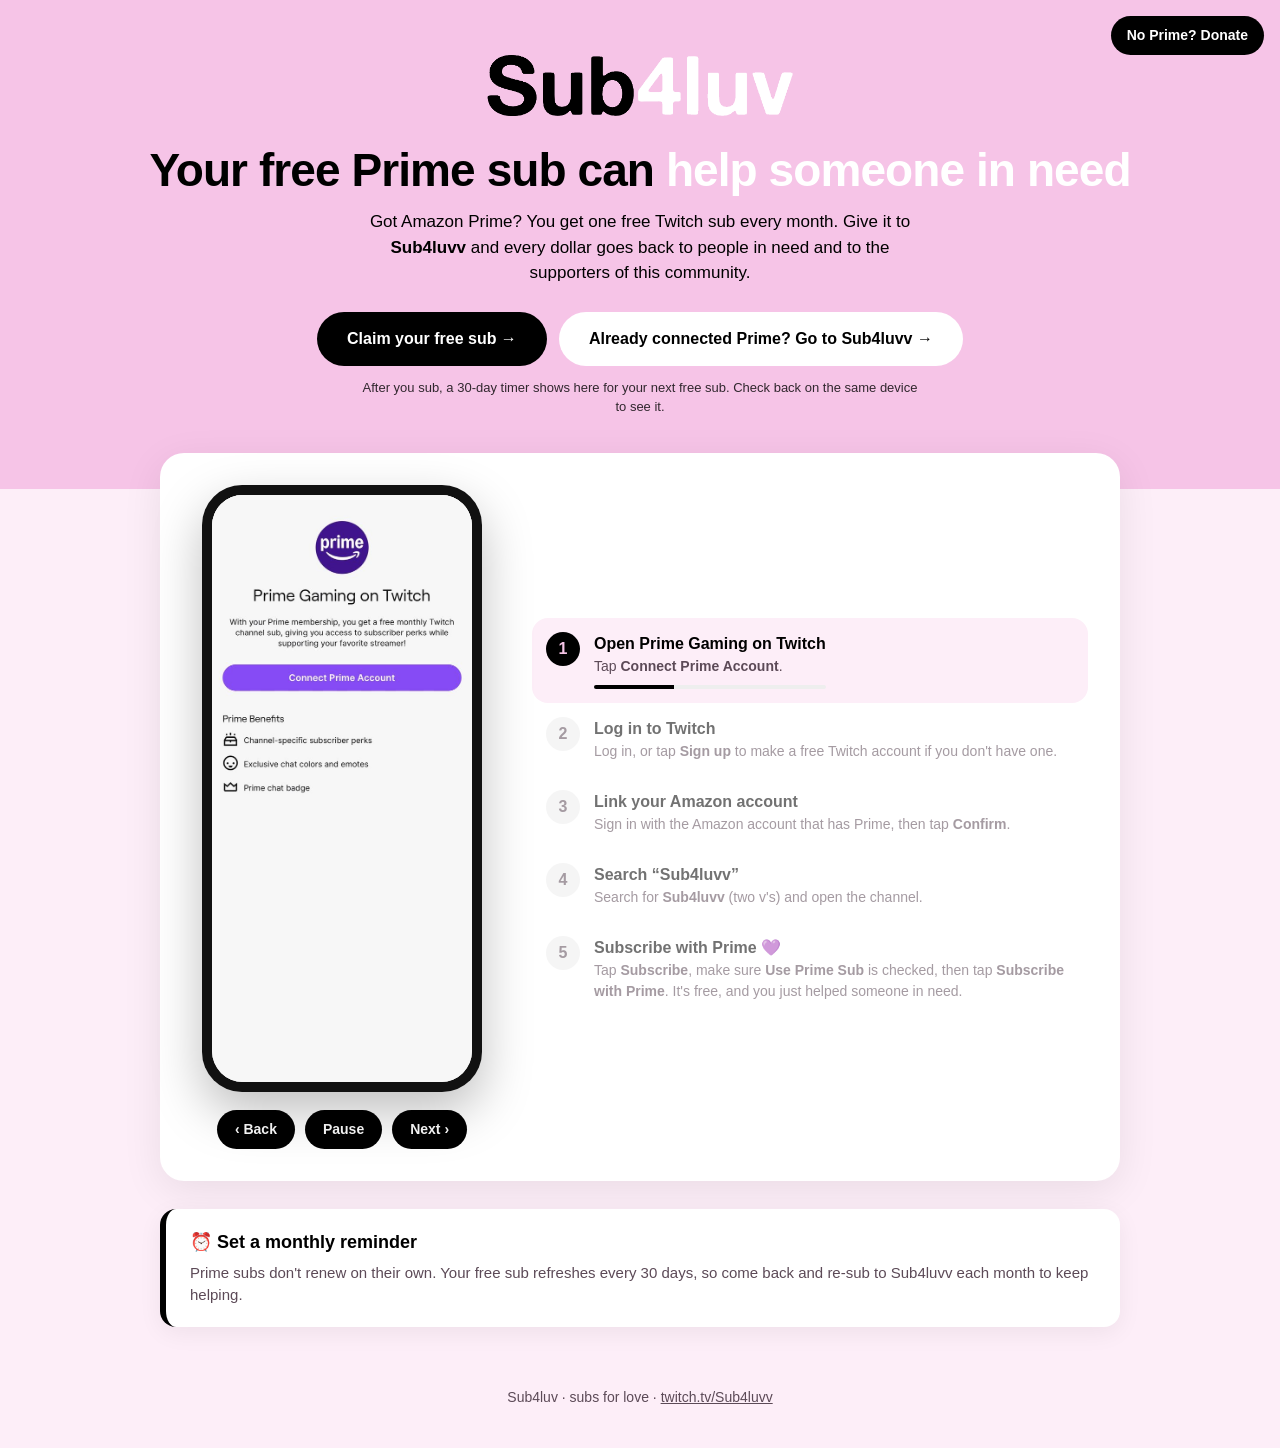
<file: index.html>
<!DOCTYPE html>
<html lang="en">
<head>
<meta charset="utf-8">
<meta name="viewport" content="width=device-width, initial-scale=1">
<title>Sub4Luv – Subscribe Free with Prime</title>
<link rel="preconnect" href="https://fonts.googleapis.com">
<link href="https://fonts.googleapis.com/css2?family=Inter:wght@400;600;800&display=swap" rel="stylesheet">
<style>
  :root{
    --pink:#f6c4e7; --pinkdeep:#e99acf; --pinklight:#fdeef8;
    --ink:#000; --muted:#5c4a57; --bg:#fdeef8;
  }
  *{box-sizing:border-box;margin:0;padding:0}
  html{-webkit-text-size-adjust:100%;text-size-adjust:100%}
  body{font-family:'Helvetica Neue',Helvetica,Inter,Arial,sans-serif;background:var(--bg);color:var(--ink);line-height:1.5}
  a{color:inherit}

  header{background:var(--pink);color:var(--ink);text-align:center;padding:48px 20px 72px}
  .logo{display:block;width:min(320px,70vw);margin:0 auto 22px}
  h1{font-size:clamp(28px,6vw,46px);font-weight:800;line-height:1.1;letter-spacing:-.02em}
  h1 em{font-style:normal;color:#fff}
  header p{max-width:560px;margin:14px auto 0;font-size:17px}
  .cta{display:inline-block;margin-top:26px;background:#000;color:#fff;font-weight:700;padding:15px 30px;border-radius:999px;text-decoration:none;transition:transform .15s}
  .cta:hover{transform:translateY(-2px)}
  header{position:relative}
  main{position:relative;z-index:1}
  .donate{position:absolute;top:16px;right:16px;background:#000;color:#fff;font-weight:700;font-size:14px;padding:9px 16px;border-radius:999px;text-decoration:none;transition:transform .15s}
  .donate:hover{transform:translateY(-2px)}
  @media(max-width:600px){.donate{font-size:13px;padding:8px 14px;top:14px;right:14px}}
  .ctas{display:flex;flex-wrap:wrap;gap:12px;justify-content:center;margin-top:26px}
  .ctas .cta{margin-top:0}
  .cta.alt{background:#fff;color:#000}

  main{max-width:1000px;margin:-36px auto 0;padding:0 20px 60px}
  .card{background:#fff;border-radius:24px;box-shadow:0 10px 40px rgba(0,0,0,.08);padding:32px;display:grid;grid-template-columns:300px 1fr;gap:40px;align-items:center}
  @media(max-width:760px){.card{grid-template-columns:1fr;padding:24px}}


  .devnote{font-size:13px!important;margin-top:12px!important;opacity:.8}
  header:has(.timer.show) .devnote{display:none}

  /* phone-size screens */
  .nowcap{display:none}
  @media(max-width:760px){
    header{padding:58px 18px 44px}
    .logo{width:180px;margin-bottom:12px}
    h1{font-size:25px}
    header p{font-size:15px;margin-top:10px}
    .ctas{margin-top:18px;gap:10px}
    .ctas{flex-direction:column;align-items:center}
    .ctas .cta{width:100%;max-width:340px;text-align:center;padding:14px 10px;font-size:clamp(12.5px,3.8vw,15px);white-space:nowrap}
    main{padding:0 14px 40px;margin-top:-28px}
    .card{padding:20px 16px;gap:20px}
    .phone{width:min(185px,47vw)!important;aspect-ratio:auto!important;border-radius:30px;padding:7px;margin:0}
    .screen{border-radius:24px!important;height:auto!important;aspect-ratio:9/19}
    .stage{display:grid;grid-template-columns:auto 1fr;gap:14px;align-items:center}
    .nowcap{display:block;order:2;text-align:left;margin:0}
    .stage .controls{order:3;grid-column:1 / -1;margin-top:4px}
    .steps{display:none}
    .nowcap span{display:inline-block;background:#000;color:var(--pink);font-size:12px;font-weight:700;border-radius:999px;padding:3px 10px;letter-spacing:.04em}
    .nowcap h3{font-size:16px;line-height:1.25;margin-top:8px}
    .nowcap p{font-size:13.5px;line-height:1.4;color:var(--muted);margin-top:4px}
    .card{display:block}
    .steps li{padding:10px}
    .note{padding:16px 18px}
  }
  /* claim timer */
  .timer{max-width:420px;margin:22px auto 0;background:rgba(255,255,255,.55);border-radius:18px;padding:14px 18px;display:none}
  .timer.show{display:block}
  .timer .lbl{font-size:13px;font-weight:600;text-transform:uppercase;letter-spacing:.06em}
  .timer .clock{font-size:clamp(24px,6vw,32px);font-weight:800;font-variant-numeric:tabular-nums;margin-top:2px}
  .timer .clock small{font-size:.5em;font-weight:600;margin:0 6px 0 1px}
  .timer .sub{font-size:14px;margin-top:4px}
  .timer .track{height:8px;background:#fff;border-radius:8px;margin-top:10px;overflow:hidden}
  .timer .track i{display:block;height:100%;background:#000;width:0}
  .timer.ready{background:#000;color:#fff}
  .timer.ready .track,.timer.ready button{display:none}
  .timer.ready .clock{font-size:22px}
  .timer button{font:inherit;font-size:12px;background:none;border:0;text-decoration:underline;cursor:pointer;color:inherit;opacity:.7;margin-top:8px}
  /* phone */
  .phone{position:relative;width:280px;margin:0 auto;aspect-ratio:1179/2556;border-radius:40px;background:#111;padding:10px;box-shadow:0 20px 50px rgba(0,0,0,.25)}
  .screen{position:relative;width:100%;height:100%;border-radius:31px;overflow:hidden;background:#f7f7f7}
  .shot{position:absolute;inset:0;opacity:0;transition:opacity .5s ease}
  .shot.on{opacity:1}
  .shot img{width:100%;display:block}
  .shot{background:#f7f7f7}
  .shot.dark{background:#232323}
  .tap{position:absolute;width:16cqw;height:16cqw;margin:-8cqw 0 0 -8cqw;border-radius:50%;background:rgba(246,196,231,.75);border:3px solid #000;box-shadow:0 0 0 3px #fff;pointer-events:none;opacity:0;transform:scale(1.6)}
  .tap.go{animation:tap 1.2s ease forwards}
  @keyframes tap{0%{opacity:0;transform:scale(1.6)}30%{opacity:1;transform:scale(1)}45%{transform:scale(.75)}60%{transform:scale(1)}100%{opacity:0;transform:scale(1.9)}}

  /* typing in search (step 4) */
  .screen{container-type:inline-size}
  .typebox{position:absolute;left:24cqw;width:61cqw;top:20.2cqw;height:8.1cqw;padding-left:.7cqw;line-height:1;background:#fff;display:flex;align-items:center;font-family:Inter,'Helvetica Neue',Arial,sans-serif;font-size:3.95cqw;color:#111;white-space:pre;-webkit-font-smoothing:antialiased}
  .caret{display:inline-block;width:2px;height:1.15em;background:#3b82f6;margin-left:1px;animation:blink 1s steps(1) infinite}
  @keyframes blink{50%{opacity:0}}
  .hideres{position:absolute;left:0;right:0;top:35.6cqw;height:36cqw;background:#f7f7f8;transition:opacity .35s}
  .hideres.off{opacity:0}
  /* Use Prime Sub checkbox (last step) */
  .cbx{position:absolute;left:3.8cqw;width:5cqw;top:139.6cqw;aspect-ratio:1;border-radius:3px;background:#fff;box-shadow:0 0 0 2px #fff;display:flex;align-items:center;justify-content:center}
  .cbx::before{content:'';position:absolute;inset:6%;border:2px solid #9b97a0;border-radius:3px;transition:opacity .2s}
  .cbx svg{width:85%;opacity:0;transform:scale(.4);transition:all .25s cubic-bezier(.2,1.6,.4,1)}
  .cbx.on{background:#612bd9}
  .cbx.on::before{opacity:0}
  .cbx.on svg{opacity:1;transform:none}
  /* thank-you toast (last step) */
  .shot.white{background:#fff}
  .toast{position:absolute;left:8%;right:8%;bottom:6%;background:var(--pink);border-radius:7cqw;padding:5.4cqw;text-align:center;box-shadow:0 10px 30px rgba(0,0,0,.25);transform:translateY(260%);transition:transform .5s cubic-bezier(.2,1.4,.4,1)}
  .toast.up{transform:none}
  .toast img{width:60%;display:block;margin:0 auto 1.5cqw}
  .toast p{font-size:4.6cqw;font-weight:700}


  /* steps */
  .steps{list-style:none;counter-reset:s}
  .steps li{counter-increment:s;display:flex;gap:14px;padding:14px;border-radius:16px;cursor:pointer;transition:background .3s,opacity .3s;opacity:.55}
  .steps li::before{content:counter(s);flex:0 0 34px;height:34px;border-radius:50%;background:#eee;color:var(--muted);font-weight:700;display:flex;align-items:center;justify-content:center;transition:all .3s}
  .steps li.on{background:var(--pinklight);opacity:1}
  .steps li.on::before{background:#000;color:var(--pink)}
  .steps li.seen{opacity:.85}
  .steps h3{font-size:16px}
  .steps p{font-size:14px;color:var(--muted)}
  .bar{height:4px;background:#eee;border-radius:4px;margin-top:8px;overflow:hidden;display:none}
  .steps li.on .bar{display:block}
  .bar i{display:block;height:100%;width:0;background:#000}

  .controls{display:flex;gap:10px;justify-content:center;margin-top:18px}
  .controls button{font:inherit;font-size:14px;font-weight:600;border:0;border-radius:999px;padding:9px 18px;cursor:pointer;background:#000;color:#fff}
  .controls button:hover{background:#333}

  .note{margin-top:28px;background:#fff;border-left:6px solid #000;border-radius:16px;padding:20px 24px;box-shadow:0 6px 24px rgba(0,0,0,.06)}
  .note h2{font-size:18px;margin-bottom:6px}
  .note p{color:var(--muted);font-size:15px}
  footer{text-align:center;color:var(--muted);font-size:14px;padding:0 20px 40px}
  @media (prefers-reduced-motion:reduce){.tap.go{animation:none;opacity:1;transform:none}.toast{transition:none}}
</style>
</head>
<body>

<header>
  <a class="donate" href="https://ko-fi.com/sub4luv" target="_blank" rel="noopener">No Prime? Donate</a>
  <img class="logo" src="img/logo.png" alt="Sub4luv">
  <h1>Your free Prime sub can <em>help someone in need</em></h1>
  <p>Got Amazon Prime? You get one free Twitch sub every month. Give it to <strong>Sub4luvv</strong> and every dollar goes back to people in need and to the supporters of this community.</p>
  <div class="ctas">
    <a class="cta" id="claim" href="https://m.twitch.tv/prime?desktop-redirect=true" target="_blank" rel="noopener">Claim your free sub →</a>
    <a class="cta alt" id="direct" href="https://www.twitch.tv/subs/sub4luvv" target="_blank" rel="noopener">Already connected Prime? Go to Sub4luvv →</a>
  </div>
  <p class="devnote">After you sub, a 30-day timer shows here for your next free sub. Check back on the same device to see it.</p>
  <div class="timer" id="timer" aria-live="polite">
    <div class="lbl" id="tLbl"></div>
    <div class="clock" id="tClock"></div>
    <div class="sub" id="tSub"></div>
    <div class="track"><i id="tBar"></i></div>
    <button type="button" id="tReset">Reset timer</button>
  </div>
</header>

<main>
  <section class="card" aria-label="How to subscribe with Prime">
    <div class="stage">
      <div class="nowcap" id="nowcap" aria-live="polite"><span id="capNum"></span><h3 id="capTitle"></h3><p id="capText"></p></div>
      <div class="phone">
        <div class="screen" id="screen">
          <div class="shot"><img src="img/s1.jpg" alt="Prime Gaming on Twitch page with Connect Prime Account button"></div>
          <div class="shot dark"><img src="img/s2.jpg" alt="Log in to Twitch screen with Sign up link"></div>
          <div class="shot"><img src="img/s3.jpg" alt="Confirm screen linking Twitch to Amazon Prime"></div>
          <div class="shot"><img src="img/s4.jpg" alt="Twitch search for Sub4luvv">
            <div class="typebox"><span id="typed"></span><i class="caret"></i></div>
            <div class="hideres" id="hideres"></div>
          </div>
          <div class="shot"><img src="img/s5.jpg" alt="Sub4luvv channel page with Subscribe button"></div>
          <div class="shot white"><img src="img/s6.jpg" alt="Subscribe page with Use Prime Sub checked and Subscribe with Prime button">
            <div class="cbx" id="cbx"><svg viewBox="0 0 24 24"><path d="M5 12.5l4.5 4.5L19 7.5" fill="none" stroke="#fff" stroke-width="3.2" stroke-linecap="round" stroke-linejoin="round"/></svg></div>
            <div class="toast" id="toast"><img src="img/logo.png" alt="Sub4luv"><p>You're subbed! Thank you 💜</p></div>
          </div>
          <div class="tap" id="tap"></div>
        </div>
      </div>
      <div class="controls">
        <button id="prev" aria-label="Previous step">‹ Back</button>
        <button id="play">Pause</button>
        <button id="next" aria-label="Next step">Next ›</button>
      </div>
    </div>

    <ol class="steps" id="steps">
      <li data-short="Tap <strong>Connect Prime Account</strong>."><div><h3>Open Prime Gaming on Twitch</h3><p>Tap <strong>Connect Prime Account</strong>.</p><div class="bar"><i></i></div></div></li>
      <li data-short="Log in, or tap <strong>Sign up</strong> if you're new."><div><h3>Log in to Twitch</h3><p>Log in, or tap <strong>Sign up</strong> to make a free Twitch account if you don't have one.</p><div class="bar"><i></i></div></div></li>
      <li data-short="Tap <strong>Confirm</strong> to link Amazon."><div><h3>Link your Amazon account</h3><p>Sign in with the Amazon account that has Prime, then tap <strong>Confirm</strong>.</p><div class="bar"><i></i></div></div></li>
      <li data-short="Search <strong>Sub4luvv</strong> and open the channel."><div><h3>Search “Sub4luvv”</h3><p>Search for <strong>Sub4luvv</strong> (two v's) and open the channel.</p><div class="bar"><i></i></div></div></li>
      <li data-short="Tap <strong>Subscribe</strong>, check <strong>Use Prime Sub</strong>, then <strong>Subscribe with Prime</strong>."><div><h3>Subscribe with Prime 💜</h3><p>Tap <strong>Subscribe</strong>, make sure <strong>Use Prime Sub</strong> is checked, then tap <strong>Subscribe with Prime</strong>. It's free, and you just helped someone in need.</p><div class="bar"><i></i></div></div></li>
    </ol>
  </section>

  <div class="note">
    <h2>⏰ Set a monthly reminder</h2>
    <p>Prime subs don't renew on their own. Your free sub refreshes every 30 days, so come back and re-sub to Sub4luvv each month to keep helping.</p>
  </div>
</main>

<footer>Sub4luv · subs for love · <a href="https://www.twitch.tv/sub4luvv" target="_blank" rel="noopener">twitch.tv/Sub4luvv</a></footer>

<script>
(function(){
  // each step: list of [screen index, tap x%, tap y%, time ms]; last step uses two screens
  var steps=[
    {dur:4500,seq:[[0,590,829,1300]]},
    {dur:4500,seq:[[1,590,1705,1300]]},
    {dur:4500,seq:[[2,590,773,1300]]},
    {dur:5200,seq:[[3,260,500,2700]],type:'sub4luvv'},
    {dur:9500,seq:[[4,583,843,1300],[5,74,1675,4000],[5,847,1874,5600]],checkAt:4300,toastAt:6400}
  ];
  var shots=[].slice.call(document.querySelectorAll('.shot'));
  var items=[].slice.call(document.querySelectorAll('#steps li'));
  var tap=document.getElementById('tap'), toast=document.getElementById('toast');
  var playBtn=document.getElementById('play');
  var i=0, playing=true, timers=[], start=0, raf;

  function clear(){timers.forEach(clearTimeout);timers=[];cancelAnimationFrame(raf)}
  var SPEED=0.88; // lower = faster
  function at(ms,fn){timers.push(setTimeout(fn,ms*SPEED))}
  function screen(n){shots.forEach(function(s,k){s.classList.toggle('on',k===n)})}
  function doTap(x,y){ // x,y = pixels on the original 1179px-wide screenshot
    var k=document.getElementById('screen').clientWidth/1179;
    tap.classList.remove('go');void tap.offsetWidth;
    tap.style.left=(x*k)+'px';tap.style.top=(y*k)+'px';tap.classList.add('go');
  }
  function bar(){
    var b=items[i].querySelector('.bar i');
    var p=Math.min(1,(performance.now()-start)/(steps[i].dur*SPEED));
    b.style.width=(p*100)+'%';
    if(p<1&&playing) raf=requestAnimationFrame(bar);
  }
  function show(n){
    clear();
    i=(n+steps.length)%steps.length;
    var s=steps[i];
    items.forEach(function(li,k){
      li.classList.toggle('on',k===i);li.classList.toggle('seen',k<i);
      li.querySelector('.bar i').style.width='0';
    });
    tap.classList.remove('go');toast.classList.remove('up');
    var li=items[i];
    document.getElementById('capNum').textContent='STEP '+(i+1)+' OF '+steps.length;
    document.getElementById('capTitle').textContent=li.querySelector('h3').textContent;
    document.getElementById('capText').innerHTML=li.getAttribute('data-short')||li.querySelector('p').innerHTML;
    screen(s.seq[0][0]);
    s.seq.forEach(function(q,k){
      if(k>0&&q[0]!==s.seq[k-1][0]) at(q[3]-1500,function(){screen(q[0])}); // switch screen before its tap
      at(q[3],function(){doTap(q[1],q[2])});
    });
    var typed=document.getElementById('typed'), hideres=document.getElementById('hideres');
    typed.textContent='';hideres.classList.remove('off');
    if(s.type){
      s.type.split('').forEach(function(ch,k){at(500+k*140,function(){typed.textContent+=ch})});
      at(500+s.type.length*140+250,function(){hideres.classList.add('off')});
    }
    var cbx=document.getElementById('cbx'); cbx.classList.remove('on');
    if(s.checkAt) at(s.checkAt,function(){cbx.classList.add('on')});
    if(s.toastAt) at(s.toastAt,function(){toast.classList.add('up')});
    start=performance.now();
    if(playing){bar();at(s.dur,function(){show(i+1)});}
  }
  items.forEach(function(li,k){li.addEventListener('click',function(){show(k)})});
  document.getElementById('next').onclick=function(){show(i+1)};
  document.getElementById('prev').onclick=function(){show(i-1)};
  playBtn.onclick=function(){
    playing=!playing;playBtn.textContent=playing?'Pause':'Play';
    show(i);
  };
  show(0);
})();
</script>
<script>
(function(){
  var KEY='sub4luv_claim', GRACE=30*1000, MONTH=30*24*60*60*1000;
  var el=function(id){return document.getElementById(id)};
  var box=el('timer'), claim=el('claim');
  function load(){try{return +localStorage.getItem(KEY)||0}catch(e){return 0}}
  function save(v){try{v?localStorage.setItem(KEY,String(v)):localStorage.removeItem(KEY)}catch(e){}}
  var clicked=load();
  function pad(n){return n<10?'0'+n:n}
  function tick(){
    if(!clicked){box.className='timer';claim.textContent='Claim your free sub →';return}
    var now=Date.now(), startAt=clicked+GRACE, readyAt=startAt+MONTH;
    box.className='timer show';
    if(now<startAt){ // 30-second grace: stay quiet, no countdown shown
      box.className='timer';
      claim.textContent='Claim your free sub →';
    }else if(now<readyAt){
      var r=Math.floor((readyAt-now)/1000), d=Math.floor(r/86400), hh=Math.floor(r%86400/3600);
      el('tLbl').textContent='Next free sub in';
      el('tClock').innerHTML=d+'<small>days</small>'+hh+'<small>hours</small>';
      el('tSub').textContent='Ready on '+new Date(readyAt).toLocaleDateString(undefined,{weekday:'short',month:'short',day:'numeric'})+'. Check back on this same device to see your timer.';
      el('tBar').style.width=((now-startAt)/MONTH*100)+'%';
      claim.textContent='Claim your free sub →';
    }else{
      box.className='timer show ready';
      el('tLbl').textContent='💜 It\'s ready';
      el('tClock').textContent='Your next free sub is ready!';
      el('tSub').textContent='Tap a button above to give it to Sub4luvv again.';
      claim.textContent='Claim your free sub →';
    }
  }
  function startCycle(){
    var now=Date.now();
    // start a new cycle unless one is already pending or counting down
    if(!clicked||now>=clicked+GRACE+MONTH){clicked=now;save(now);tick();}
  }
  claim.addEventListener('click',startCycle);
  el('direct').addEventListener('click',startCycle);
  el('tReset').addEventListener('click',function(){clicked=0;save(0);tick()});
  tick();setInterval(tick,1000);
})();
</script>
</body>
</html>
</file>
